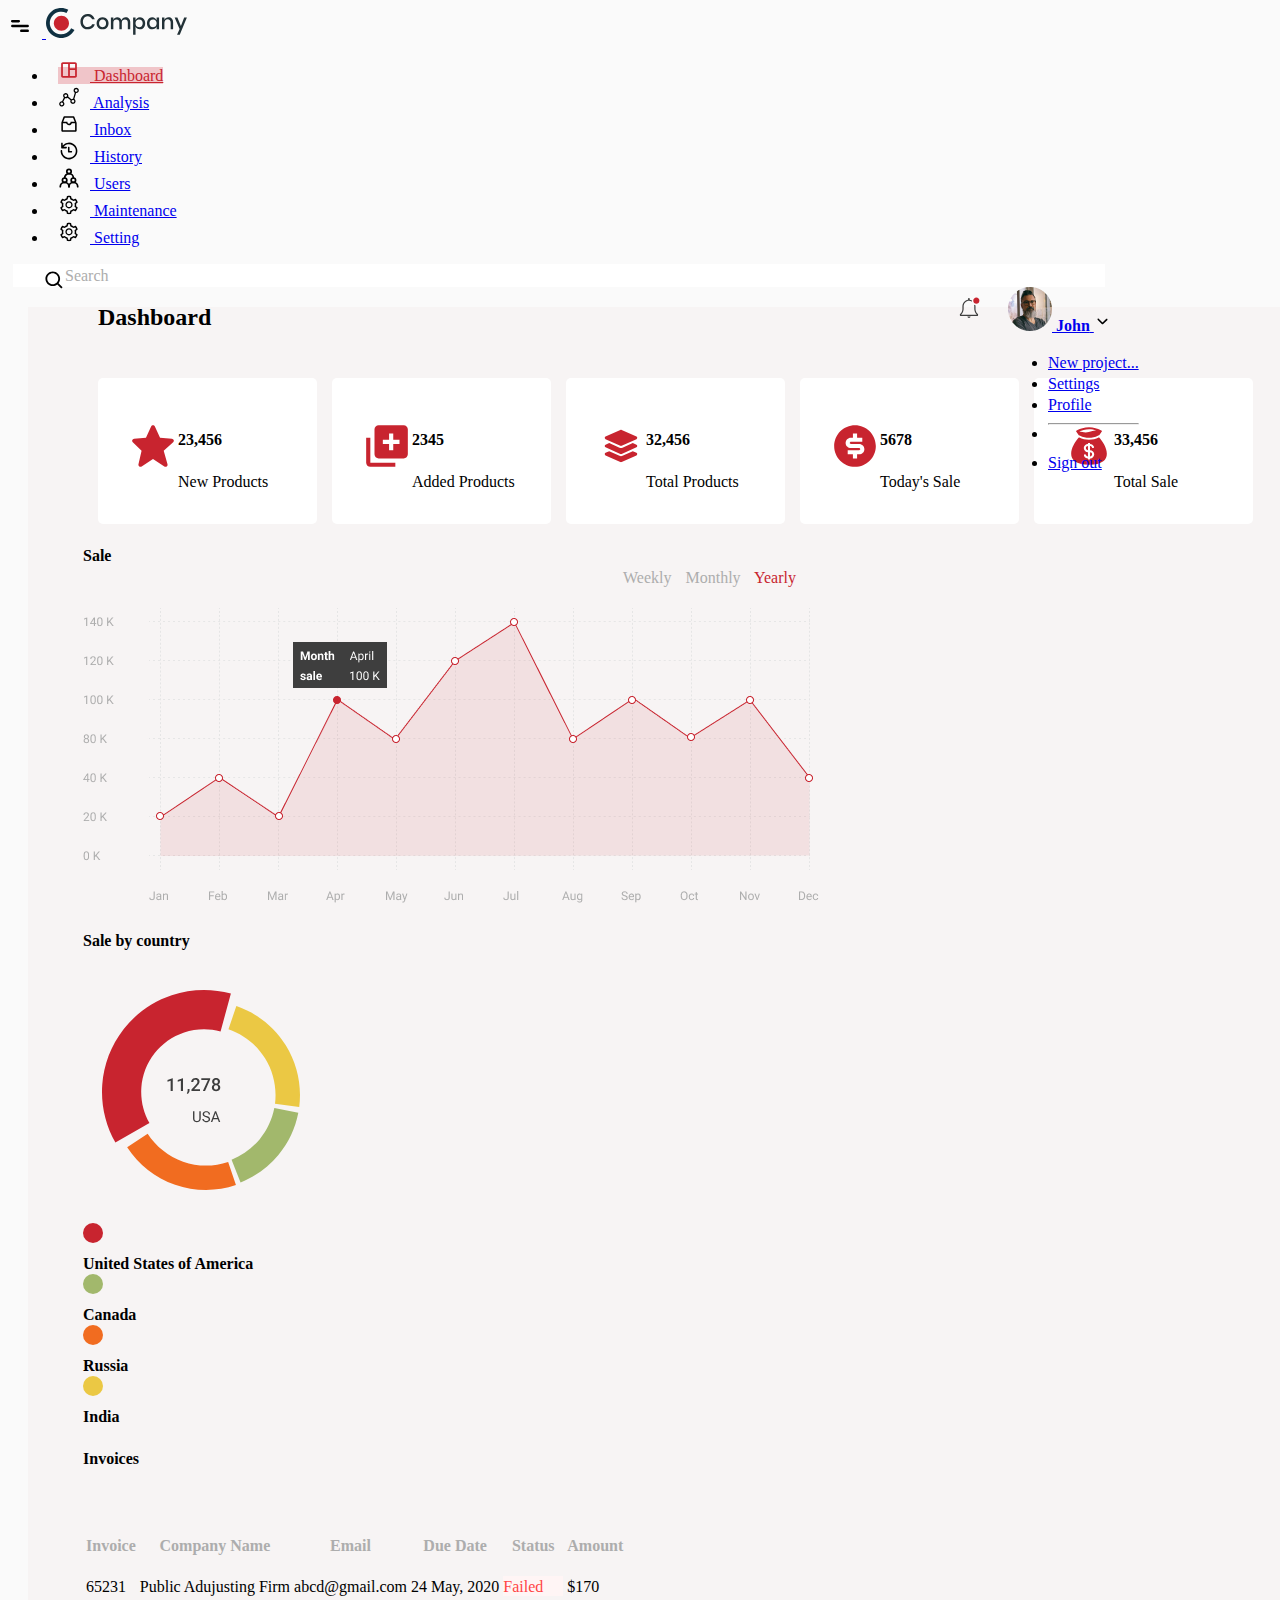
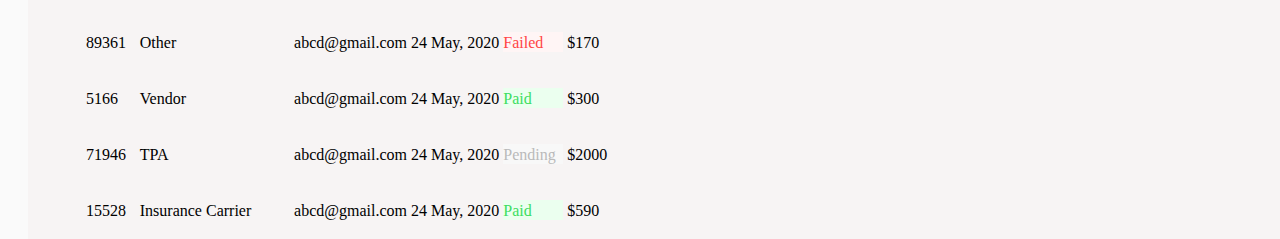
<file: dashboard.html>
<!DOCTYPE html>
<html lang="en">
  <head>
    <meta charset="utf-8" />
    <meta name="viewport" content="width=device-width, initial-scale=1" />
    <title>Dashboard</title>
    <link
      href="https://cdn.jsdelivr.net/npm/bootstrap@5.3.0-alpha1/dist/css/bootstrap.min.css"
      rel="stylesheet"
      integrity="sha384-GLhlTQ8iRABdZLl6O3oVMWSktQOp6b7In1Zl3/Jr59b6EGGoI1aFkw7cmDA6j6gD"
      crossorigin="anonymous"
    />
    <link rel="stylesheet" href="./css/styles.css" />
  </head>
  <body>
    <div class="row">
      <div class="col-lg-2">
        <div class="d-flex flex-column flex-shrink-0 p-3" style="width: 280px">
          <a
            href="/"
            class="d-flex align-items-center mb-3 mb-md-0 me-md-auto link-dark text-decoration-none"
          >
            <img style="padding-right: 10px" src="./images/menu-bar.svg" />
            <img src="./images/header-logo.svg" />
          </a>

          <ul class="nav nav-pills flex-column mb-auto mt-5">
            <li class="nav-item mb-3">
              <a
                href="#"
                style="
                  margin-left: 10px;
                  background-color: #f0c5c9;
                  color: #c8242f;
                "
                class="nav-link link-dark"
                aria-current="page"
              >
                <img
                  style="width: 22px; margin-right: 10px"
                  src="./images/dashboard-active.svg"
                />
                Dashboard
              </a>
            </li>
            <li class="mb-3">
              <a href="#" style="margin-left: 10px" class="nav-link link-dark">
                <img
                  style="width: 22px; margin-right: 10px"
                  src="./images/graph-default.svg"
                />
                Analysis
              </a>
            </li>
            <li class="mb-3">
              <a href="#" style="margin-left: 10px" class="nav-link link-dark">
                <img
                  style="width: 22px; margin-right: 10px"
                  src="./images/inbox-default.svg"
                />
                Inbox
              </a>
            </li>
            <li class="mb-3">
              <a href="#" style="margin-left: 10px" class="nav-link link-dark">
                <img
                  style="width: 22px; margin-right: 10px"
                  src="./images/clock-default.svg"
                />
                History
              </a>
            </li>
            <li class="mb-3">
              <a href="#" style="margin-left: 10px" class="nav-link link-dark">
                <img
                  style="width: 22px; margin-right: 10px"
                  src="./images/user-default.svg"
                />
                Users
              </a>
            </li>
            <li class="mb-3">
              <a href="#" style="margin-left: 10px" class="nav-link link-dark">
                <img
                  style="width: 22px; margin-right: 10px"
                  src="./images/setting-default.svg"
                />
                Maintenance
              </a>
            </li>
            <li class="mb-3">
              <a href="#" style="margin-left: 10px" class="nav-link link-dark">
                <img
                  style="width: 22px; margin-right: 10px"
                  src="./images/setting-default.svg"
                />
                Setting
              </a>
            </li>
          </ul>
        </div>
      </div>

      <div class="col-lg-10 mt-3">
        <div class="row">
            <div class="col-lg-9">
              <img
                style="
                  width: 22px;
                  position: absolute;
                  margin-top: 5px;
                  margin-left: 35px;
                "
                src="./images/search-icon.svg"
              />
              <input
                type="search"
                style="
                  width: 70%;
                  margin-left: 5px;
                  border-width: 0;
                  font: normal normal normal 16px/21px Roboto;
                "
                class="form-control dashSearch"
                id="datatable-search-input"
                placeholder="Search"
              />
              
            </div>
            <div class="col-lg-3" style="position: absolute;">
              <img width="22px" src="./images/notification-icon.svg" style="position: absolute; margin-left: 950px; margin-top: 10px;">
              <div class="dropdown" style="margin-left: 1000px;">
                <a href="#" class="d-flex align-items-center link-dark text-decoration-none /*dropdown-toggle*/" data-bs-toggle="dropdown" aria-expanded="false">
                  <img src="./images/profile.png" alt="" width="44" height="44" class="rounded-circle me-3">
                  <strong class="me-4">John</strong>
                  <img src="./images/downward-arrow.svg">
                </a>
                <ul class="dropdown-menu text-small shadow">
                  <li><a class="dropdown-item" href="#">New project...</a></li>
                  <li><a class="dropdown-item" href="#">Settings</a></li>
                  <li><a class="dropdown-item" href="#">Profile</a></li>
                  <li><hr class="dropdown-divider"></li>
                  <li><a class="dropdown-item" href="#">Sign out</a></li>
                </ul>
              </div>
            </div>
            <div class="container mt-3 grid" style="background-color: #f7f4f4; margin-left: 20px;">
              <h2 style="margin-left: 70px;" class="mt-5 mb-3"><strong>Dashboard</strong></h2>
                <div class="div1">
                  <div class="div11 text-center">
                    <img src="./images/star.svg" style="width: 50px; margin-left: 30px; margin-top: -40px;">
                    <div>
                      <h4><b>23,456</b></h4>
                      <p>New Products</p>
                    </div>
                  </div>
                  <div class="div11 text-center">
                    <img src="./images/new-product.svg" style="width: 50px; margin-left: 30px; margin-top: -40px;">
                    <div>
                      <h4><b>2345</b></h4>
                      <p>Added Products</p>
                    </div>
                  </div>
                  <div class="div11 text-center">
                    <img src="./images/total-product.svg" style="width: 50px; margin-left: 30px; margin-top: -40px;">
                    <div>
                      <h4><b>32,456</b></h4>
                      <p>Total Products</p>
                    </div>
                  </div>
                  <div class="div11 text-center">
                    <img src="./images/dollar-filled.svg" style="width: 50px; margin-left: 30px; margin-top: -40px;">
                    <div>
                      <h4><b>5678</b></h4>
                      <p>Today's Sale</p>
                    </div>
                  </div>
                  <div class="div11 text-center">
                    <img src="./images/money-bag.svg" style="width: 50px; margin-left: 30px; margin-top: -40px;">
                    <div>
                      <h4><b>33,456</b></h4>
                      <p>Total Sale</p>
                    </div>
                  </div>
                </div>

            <div class="row mt-5 mb-5" style="margin-left: 55px;">
              <div class="container p-5 bg-light col-lg-8">
                <h4><b>Sale</b></h4>
                <div style="margin-left:540px; margin-bottom: 20px; margin-top: -20px;">
                  <a style="color: #ADADAD; margin-right: 10px;">Weekly</a>
                  <a style="color: #ADADAD; margin-right: 10px;">Monthly</a>
                  <a style="color: #C8242F; margin-right: 10px;">Yearly</a>
                </div>
                <img src="./images/data-graph.png">
              </div>
              <div class="container-fluid p-5 bg-light col-lg-4">
                <h4><b>Sale by country</b></h4>
                <img src="./images/pie-chart.svg">
                <div class="row">
                  <div class="circle col-lg-2" style="background-color: #C8242F;"></div>
                  <div class="col"><b>United States of America</b></div>
                  <div class="circle col-lg-2" style="background-color: #A2B86C;"></div>
                  <div class="col"><b>Canada</b></div>
                </div>
                <div class="row mt-2">
                  <div class="circle col-lg-2" style="background-color: #F16C20;"></div>
                  <div class="col"><b>Russia</b></div>
                  <div class="circle col-lg-2" style="background-color: #EBC844;"></div>
                  <div class="col"><b>India</b></div>
                </div>
                <!-- <div class="row"> 
                  <div class="col">
                    <div class="circle" style="background-color: #C8242F;"></div><b>USA</b>
                    <div class="circle mt-3" style="background-color: #F16C20;"></div><b>Russia</b>
                  </div>
                  <div class="col">
                    <div class="circle" style="background-color: #A2B86C;"></div><b>Canada</b>
                    <div class="circle mt-3" style="background-color: #EBC844;"></div><b>India</b>
                  </div>
                </div>    -->
              </div>
            </div>

            <div class="container p-5 bg-light" style="margin-left: 55px;">
              <h4><b>Invoices</b></h4>
              <br>
              <br>
              <table class="table">
                <thead>
                  <tr>
                    <th scope="col" style="color: #ADADAD;">Invoice</th>
                    <th scope="col" style="color: #ADADAD;">Company Name</th>
                    <th scope="col" style="color: #ADADAD;">Email</th>
                    <th scope="col" style="color: #ADADAD;">Due Date</th>
                    <th scope="col" style="color: #ADADAD;">Status</th>
                    <th scope="col" style="color: #ADADAD;">Amount</th>
                  </tr>
                </thead>
                <tbody>
                  <tr>
                    <td>65231</td>
                    <td>Public Adujusting Firm</td>
                    <td>abcd@gmail.com</td>
                    <td>24 May, 2020</td>
                    <td><p class="text-center" style="color:#FF4545; background-color:#FFF5F5; width:60px; height:20px;">Failed</p></td>
                    <td>$170</td>
                  </tr>
                  <tr>
                    <td>89361</td>
                    <td>Other</td>
                    <td>abcd@gmail.com</td>
                    <td>24 May, 2020</td>
                    <td><p class="text-center" style="color:#FF4545; background-color:#FFF5F5; width:60px; height:20px;">Failed</p></td>
                    <td>$170</td>
                  </tr>
                  <tr>
                    <td>5166</td>
                    <td>Vendor</td>
                    <td>abcd@gmail.com</td>
                    <td>24 May, 2020</td>
                    <td><p class="text-center" style="color:#3CDD5F; background-color:#EBFFEF; width:60px; height:20px;">Paid</p></td>
                    <td>$300</td>
                  </tr>
                  <tr>
                    <td>71946</td>
                    <td>TPA</td>
                    <td>abcd@gmail.com</td>
                    <td>24 May, 2020</td>
                    <td><p class="text-center" style="color:#BABABA; background-color:#F8F8F8; width:60px; height:20px;">Pending</p></td>
                    <td>$2000</td>
                  </tr>
                  <tr>
                    <td>15528</td>
                    <td>Insurance Carrier</td>
                    <td>abcd@gmail.com</td>
                    <td>24 May, 2020</td>
                    <td><p class="text-center" style="color:#3CDD5F; background-color:#EBFFEF; width:60px; height:20px;">Paid</p></td>
                    <td>$590</td>
                  </tr>
                </tbody>
              </table>
            </div>
        </div>
      </div>

    <script
      src="https://cdn.jsdelivr.net/npm/@popperjs/core@2.11.6/dist/umd/popper.min.js"
      integrity="sha384-oBqDVmMz9ATKxIep9tiCxS/Z9fNfEXiDAYTujMAeBAsjFuCZSmKbSSUnQlmh/jp3"
      crossorigin="anonymous"
    ></script>
    <script
      src="https://cdn.jsdelivr.net/npm/bootstrap@5.3.0-alpha1/dist/js/bootstrap.min.js"
      integrity="sha384-mQ93GR66B00ZXjt0YO5KlohRA5SY2XofN4zfuZxLkoj1gXtW8ANNCe9d5Y3eG5eD"
      crossorigin="anonymous"
    ></script>
    <script
      src="https://cdn.jsdelivr.net/npm/bootstrap@5.3.0-alpha1/dist/js/bootstrap.bundle.min.js"
      integrity="sha384-w76AqPfDkMBDXo30jS1Sgez6pr3x5MlQ1ZAGC+nuZB+EYdgRZgiwxhTBTkF7CXvN"
      crossorigin="anonymous"
    ></script>
  </body>
</html>
</file>
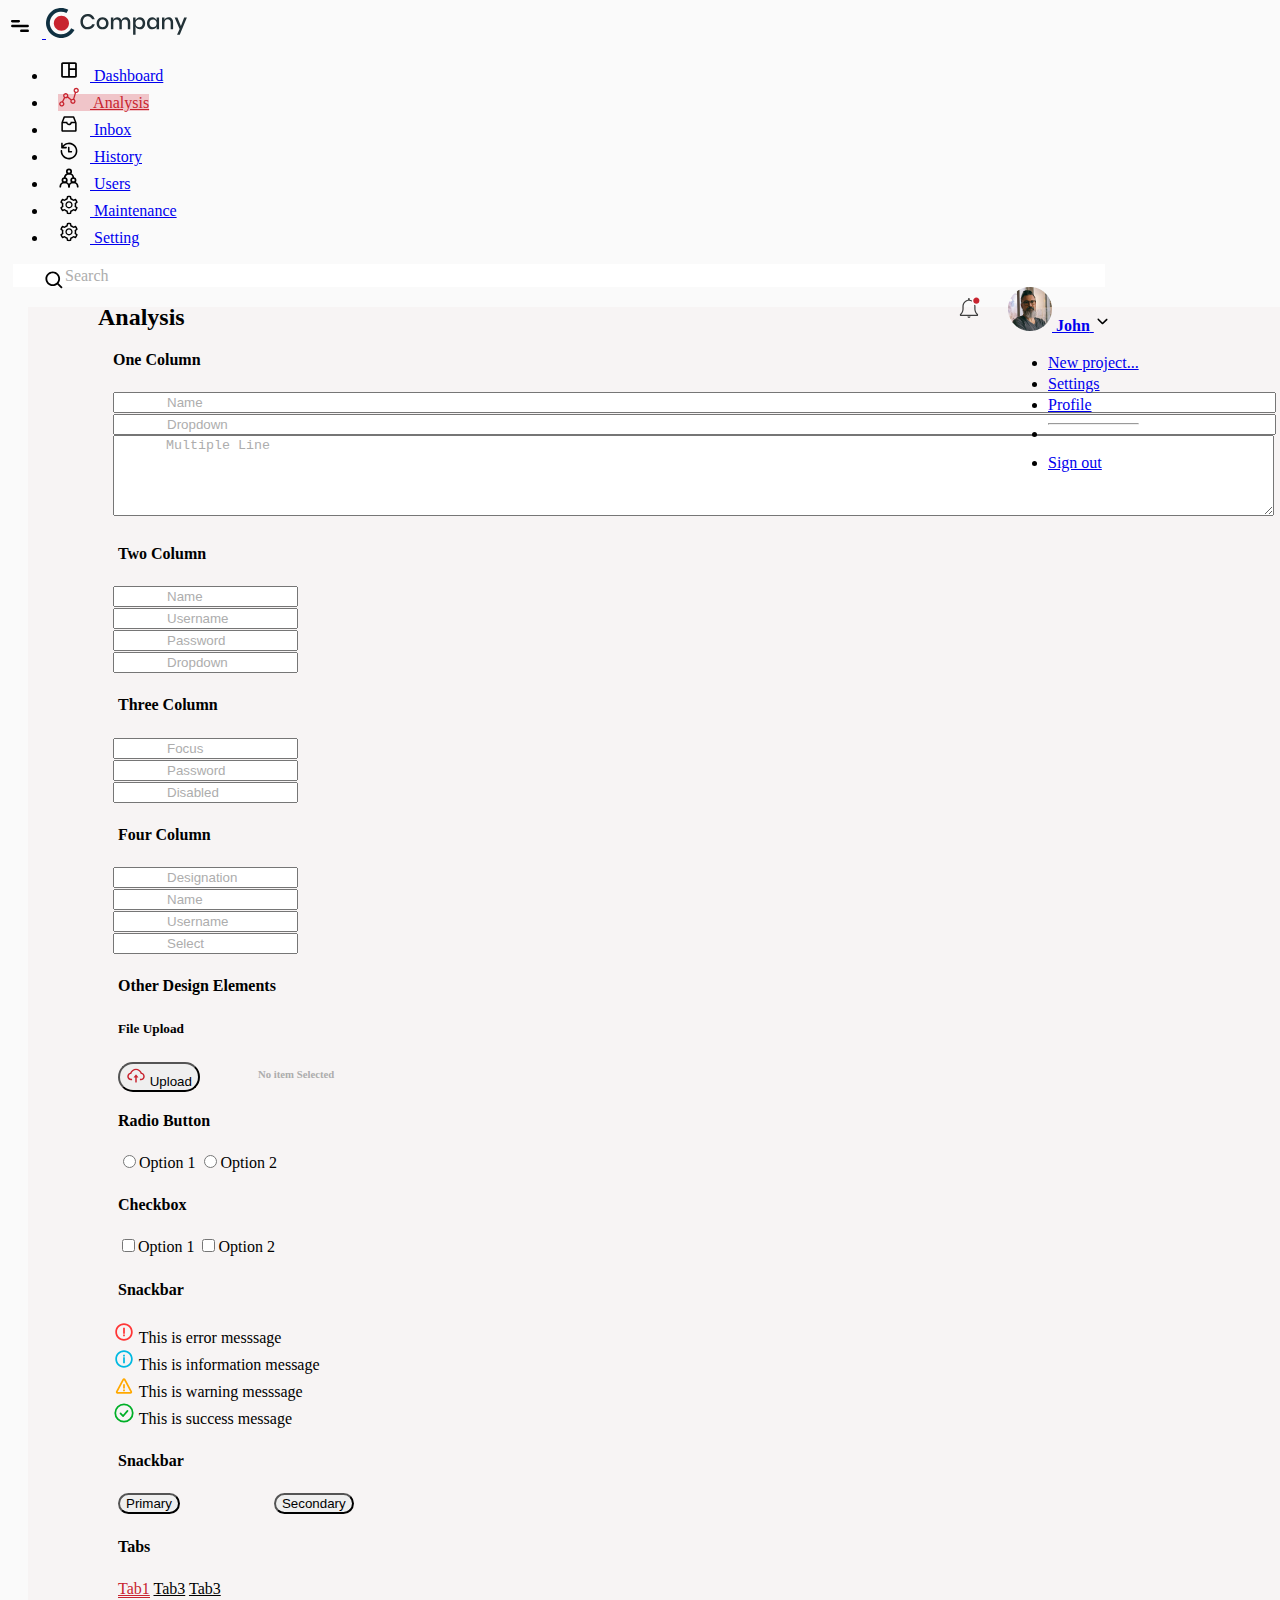
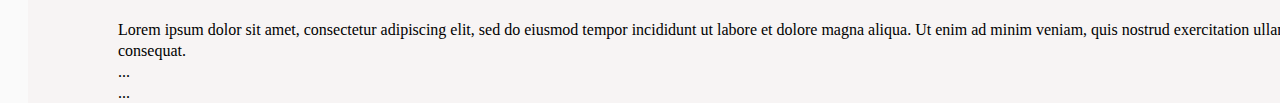
<file: innerpge.html>
<!DOCTYPE html>
<html lang="en">
  <head>
    <meta charset="utf-8" />
    <meta name="viewport" content="width=device-width, initial-scale=1" />
    <title>InnerPage</title>
    <link
      href="https://cdn.jsdelivr.net/npm/bootstrap@5.3.0-alpha1/dist/css/bootstrap.min.css"
      rel="stylesheet"
      integrity="sha384-GLhlTQ8iRABdZLl6O3oVMWSktQOp6b7In1Zl3/Jr59b6EGGoI1aFkw7cmDA6j6gD"
      crossorigin="anonymous"
    />
    <link rel="stylesheet" href="./css/styles.css" />
  </head>
  <body>
    <div class="row">
      <div class="col-lg-2">
        <div class="d-flex flex-column flex-shrink-0 p-3" style="width: 280px">
          <a
            href="/"
            class="d-flex align-items-center mb-3 mb-md-0 me-md-auto link-dark text-decoration-none"
          >
            <img style="padding-right: 10px" src="./images/menu-bar.svg" />
            <img src="./images/header-logo.svg" />
          </a>

          <ul class="nav nav-pills flex-column mb-auto mt-5">
            <li class="nav-item mb-3">
              <a
                href="#"
                style="
                  margin-left: 10px;
                "
                class="nav-link link-dark"
                aria-current="page"
              >
                <img
                  style="width: 22px; margin-right: 10px"
                  src="./images/dashboard-default.svg"
                />
                Dashboard
              </a>
            </li>
            <li class="mb-3">
              <a href="#" style="margin-left: 10px;background-color: #f0c5c9;
              color: #c8242f;" class="nav-link link-dark">
                <img
                  style="width: 22px; margin-right: 10px"
                  src="./images/graph-active.svg"
                />
                Analysis
              </a>
            </li>
            <li class="mb-3">
              <a href="#" style="margin-left: 10px" class="nav-link link-dark">
                <img
                  style="width: 22px; margin-right: 10px"
                  src="./images/inbox-default.svg"
                />
                Inbox
              </a>
            </li>
            <li class="mb-3">
              <a href="#" style="margin-left: 10px" class="nav-link link-dark">
                <img
                  style="width: 22px; margin-right: 10px"
                  src="./images/clock-default.svg"
                />
                History
              </a>
            </li>
            <li class="mb-3">
              <a href="#" style="margin-left: 10px" class="nav-link link-dark">
                <img
                  style="width: 22px; margin-right: 10px"
                  src="./images/user-default.svg"
                />
                Users
              </a>
            </li>
            <li class="mb-3">
              <a href="#" style="margin-left: 10px" class="nav-link link-dark">
                <img
                  style="width: 22px; margin-right: 10px"
                  src="./images/setting-default.svg"
                />
                Maintenance
              </a>
            </li>
            <li class="mb-3">
              <a href="#" style="margin-left: 10px" class="nav-link link-dark">
                <img
                  style="width: 22px; margin-right: 10px"
                  src="./images/setting-default.svg"
                />
                Setting
              </a>
            </li>
          </ul>
        </div>
      </div>

      <div class="col-lg-10 mt-3">
        <div class="row">
          <div class="col-lg-9">
              <img
                style="
                  width: 22px;
                  position: absolute;
                  margin-top: 5px;
                  margin-left: 35px;
                "
                src="./images/search-icon.svg"
              />
              <input
                type="search"
                style="
                  width: 70%;
                  margin-left: 5px;
                  border-width: 0;
                  font: normal normal normal 16px/21px Roboto;
                "
                class="form-control dashSearch"
                id="datatable-search-input"
                placeholder="Search"
              />
              
            </div>
            <div class="col-lg-3" style="position: absolute;">
              <img width="22px" src="./images/notification-icon.svg" style="position: absolute; margin-left: 950px; margin-top: 10px;">
              <div class="dropdown" style="margin-left: 1000px;">
                <a href="#" class="d-flex align-items-center link-dark text-decoration-none /*dropdown-toggle*/" data-bs-toggle="dropdown" aria-expanded="false">
                  <img src="./images/profile.png" alt="" width="44" height="44" class="rounded-circle me-3">
                  <strong class="me-4">John</strong>
                  <img src="./images/downward-arrow.svg">
                </a>
                <ul class="dropdown-menu text-small shadow">
                  <li><a class="dropdown-item" href="#">New project...</a></li>
                  <li><a class="dropdown-item" href="#">Settings</a></li>
                  <li><a class="dropdown-item" href="#">Profile</a></li>
                  <li><hr class="dropdown-divider"></li>
                  <li><a class="dropdown-item" href="#">Sign out</a></li>
                </ul>
              </div>
            </div>
          <div class="container mt-3 " style="background-color: #f7f4f4; margin-left: 20px;">
            <h2 style="margin-left: 70px;" class="mt-5"><strong>Analysis</strong></h2>
            <form class="mt-5 mb-5">
              <h4 style="margin-left: 85px;"><b>One Column</b></h4>
              <input class="form-control mt-2 " style="width: 75%; margin-left: 85px;" type="text" placeholder="Name">
              <input class="form-control mt-3 dropdown-toggle" style="width: 75%; margin-left: 85px;" placeholder="Dropdown">
              <textarea class="form-control mt-3" style="width: 75%; margin-left: 85px;" rows="5" placeholder="Multiple Line"></textarea>

              <h4 style="margin-left: 90px;" class="mt-5" ><b>Two Column</b></h4>
              <div class="row" style="margin-left: 85px; width: 75%;">
                <div class="col">
                  <input type="text" class="form-control" placeholder="Name">
                </div>
                <div class="col">
                  <input type="text" class="form-control" placeholder="Username">
                </div>
              </div>
              <div class="row mt-3" style="margin-left: 85px; width: 75%;">
                <div class="col">
                  <input type="password" class="form-control" placeholder="Password">
                </div>
                <div class="col">
                  <input type="text" class="form-control" placeholder="Dropdown">
                </div>
              </div>

              <h4 style="margin-left: 90px;" class="mt-5" ><b>Three Column</b></h4>
              <div class="row mt-3" style="margin-left: 85px; width: 75%;">
                <div class="col">
                  <input type="text" class="form-control" placeholder="Focus">
                </div>
                <div class="col">
                  <input type="password" class="form-control" placeholder="Password">
                </div>
                <div class="col">
                  <input type="text" class="form-control" placeholder="Disabled" readonly>
                </div>
              </div>

              <h4 style="margin-left: 90px;" class="mt-5" ><b>Four Column</b></h4>
              <div class="row mt-3" style="margin-left: 85px; width: 75%;">
                <div class="col">
                  <input type="text" class="form-control" placeholder="Designation">
                </div>
                <div class="col">
                  <input type="name" class="form-control" placeholder="Name">
                </div>
                <div class="col">
                  <input type="text" class="form-control" placeholder="Username" readonly>
                </div>
                <div class="col">
                  <input type="text" class="form-control" placeholder="Select" readonly>
                </div>
              </div>

              <h4 style="margin-left: 90px;" class="mt-5" ><b>Other Design Elements</b></h4>
              <h5 style="margin-left: 90px;" class="mt-3" ><b>File Upload</b></h5>
              <button class="btn btn-outline-danger mt-2" style="margin-left: 90px; border-radius: 20px;"><img src="./images/cloud-upload-icon.svg"> Upload</button>
              <h6 style="margin-left: 230px; margin-top: -28px; color: #ADADAD;">No item Selected</h6>

              <h4 style="margin-left: 90px;" class="mt-5" ><b>Radio Button</b></h4>
              <!-- <div class="form-check-inline" style="margin-left: 90px;">
                <input class="form-check" type="radio" name="inlineRadioOptions" id="inlineRadio1" value="option1">
                <label class="form-check-label" for="inlineRadio1">Option 1</label>
              </div>
              <div class="form-check-inline" >
                <input class="form-check" type="radio" name="inlineRadioOptions" id="inlineRadio2" value="option2">
                <label class="form-check-label" for="inlineRadio2">Option 2</label>
              </div> -->
              <div style="margin-left: 90px;" class="radio-container">
                <span class="me-4"><input class="me-2" type="radio" name="option" value="op1">Option 1</span>
                <span class=""><input class="me-2" type="radio" name="option" value="op2">Option 2</span>
              </div>

              <h4 style="margin-left: 90px;" class="mt-5" ><b>Checkbox</b></h4>
              <div style="margin-left: 90px;" class="radio-container">
                <span class="me-4"><input class="me-2" type="checkbox" name="option" value="op1">Option 1</span>
                <span class=""><input class="me-2" type="checkbox" name="option" value="op2">Option 2</span>
              </div>
              <!-- <div class="form-check-inline" style="margin-left: 90px;">
                <input class="form-check" type="checkbox" id="inlineCheckbox1" value="option1">
                <label class="form-check-label" for="inlineCheckbox1">Option 1</label>
              </div>
              <div class="form-check form-check-inline">
                <input class="form-check-input" type="checkbox" id="inlineCheckbox2" value="option2">
                <label class="form-check-label" for="inlineCheckbox2">Option 2</label>
              </div> -->

              <h4 style="margin-left: 90px;" class="mt-5" ><b>Snackbar</b></h4>
              <div class="row mt-3" style="margin-left: 85px; width: 75%;">
                <div class="col">
                  <div class="alert alert-danger bg-light"role="alert">
                    <img style="width: 22px;" src="./images/error-icon.svg">
                    This is error messsage
                  </div>
                </div>
                <div class="col">
                  <div class="alert alert-info bg-light" role="alert">
                    <img style="width: 22px;" src="./images/info-icon.svg">
                    This is information message
                  </div>
                </div>
              </div>
              <div class="row mt-3" style="margin-left: 85px; width: 75%;">
                <div class="col">
                  <div class="alert alert-warning bg-light" role="alert">
                    <img style="width: 22px;" src="./images/warning-icon.svg">
                    This is warning messsage
                  </div>
                </div>
                <div class="col">
                  <div class="alert alert-success bg-light" role="alert">
                    <img style="width: 22px;" src="./images/success-icon.svg">
                    This is success message
                  </div>
                </div>
              </div>
              
              <h4 style="margin-left: 90px;" class="mt-5" ><b>Snackbar</b></h4>
              <button type="button" class="btn btn-danger" style="border-radius: 20px; margin-left: 90px;">Primary</button>
              <button type="button" class="btn btn-outline-danger" style="border-radius: 20px; margin-left: 90px;">Secondary</button>
              
              <h4 style="margin-left: 90px;" class="mt-5" ><b>Tabs</b></h4>
                <nav style="margin-left: 90px;">
                  <div class="nav nav-tabs" id="nav-tab" role="tablist">
                    <a class="nav-item nav-link activeTab " id="nav-home-tab" data-toggle="tab" href="#nav-home" role="tab" aria-controls="nav-home" aria-selected="true">Tab1</a>
                    <a class="nav-item nav-link " id="nav-profile-tab" style="color: black;" data-toggle="tab" href="#nav-profile" role="tab" aria-controls="nav-profile" aria-selected="false">Tab3</a>
                    <a class="nav-item nav-link " id="nav-contact-tab" style="color: black;" data-toggle="tab" href="#nav-contact" role="tab" aria-controls="nav-contact" aria-selected="false">Tab3</a>
                  </div>
                </nav>
                <div class="tab-content" id="nav-tabContent" style="margin-left: 90px;">
                  <div class="tab-pane fade show active" id="nav-home" role="tabpanel" aria-labelledby="nav-home-tab" style="margin-top: 20px;">
                    Lorem ipsum dolor sit amet, consectetur adipiscing elit, sed do eiusmod tempor incididunt ut labore et dolore magna aliqua. Ut enim ad minim veniam, quis nostrud exercitation ullamco laboris nisi ut aliquip ex ea commodo consequat.</div>
                  <div class="tab-pane fade" id="nav-profile" role="tabpanel" aria-labelledby="nav-profile-tab">...</div>
                  <div class="tab-pane fade" id="nav-contact" role="tabpanel" aria-labelledby="nav-contact-tab">...</div>
                </div>

            </form>
          </div>
        </div>
      </div>

    <script
      src="https://cdn.jsdelivr.net/npm/@popperjs/core@2.11.6/dist/umd/popper.min.js"
      integrity="sha384-oBqDVmMz9ATKxIep9tiCxS/Z9fNfEXiDAYTujMAeBAsjFuCZSmKbSSUnQlmh/jp3"
      crossorigin="anonymous"
    ></script>
    <script
      src="https://cdn.jsdelivr.net/npm/bootstrap@5.3.0-alpha1/dist/js/bootstrap.min.js"
      integrity="sha384-mQ93GR66B00ZXjt0YO5KlohRA5SY2XofN4zfuZxLkoj1gXtW8ANNCe9d5Y3eG5eD"
      crossorigin="anonymous"
    ></script>
    <script
      src="https://cdn.jsdelivr.net/npm/bootstrap@5.3.0-alpha1/dist/js/bootstrap.bundle.min.js"
      integrity="sha384-w76AqPfDkMBDXo30jS1Sgez6pr3x5MlQ1ZAGC+nuZB+EYdgRZgiwxhTBTkF7CXvN"
      crossorigin="anonymous"
    ></script>
  </body>
</html>
</file>
<file: css/styles.css>
body {
width: 1560px;
height: 720px;
/* UI Properties */
background: #FAFAFA 0% 0% no-repeat padding-box;
font: normal normal normal 16px/21px Roboto;
opacity: 1;
}

/*Index css*/

.heroImage {
position: fixed;
margin-top: 72px;
margin-left: 166px;
width: 576px;
height: 576px;
float: left;
/* UI Properties */
background: transparent url('img/Ellipse 2.png') 0% 0% no-repeat padding-box;
box-shadow: 0px 4px 31px #0000000A;
border: 20px solid #FFFFFF;
border-radius: 50%;
}

.rightSide{
position: fixed;
margin-top: 106px;
margin-left: 906px;
width: 272px;
height: 58px;
}

.companyName{
float: inline-end;
width: 272px;
height: 58px;
font-family: arial;
font-size: 45px;
text-align: center;
font-weight: bold;
color: #3E3E3E;
}

.logo{
width: 50px;
float: inline-start;
padding-bottom: 15px;
}

.para{
font: normal normal 300 40px/47px Roboto;
font-size: 40px;
position: fixed;
margin-top: 188px;
margin-left: 905px;
width: 500px;
height: 100px;
opacity: 1;
color: #3E3E3E;
}

.exp{
color: #C8242F;
font-weight: bold;
width: 137px;
height: 53px;
}

.login{
position: fixed;
margin-top: 315px;
margin-left: 904px;
width: 260px;
height: 33px;
/* UI Properties */
text-align: left;
font: normal normal normal 25px/33px Roboto;
letter-spacing: 0px;
color:#ADADAD;
opacity: 1;
}

.uname{
/* margin-top: 372px;
margin-left: 907px; */
width: 429px;
height: 49px;
/* UI Properties */
background: #FFFFFF 0% 0% no-repeat padding-box;
border: 1px solid #ADADAD;
border-radius: 5px;
opacity: 1;
color: #3E3E3E;
font-size: medium;
}

::placeholder{
  color:#ADADAD;
  padding-left: 50px;
}

.pass{
/* Layout Properties */
/* top: 448px;
left: 907px; */
width: 429px;
height: 49px;
/* UI Properties */
background: #FFFFFF 0% 0% no-repeat padding-box;
border: 1px solid #ADADAD;
border-radius: 5px;
font-size: medium;
}

.forPass{
  /* Layout Properties */
/* top: 539px;
left: 1214px; */
float: right;
width: 121px;
height: 20px;
/* UI Properties */
text-align: left;
font: normal normal normal 15px/20px Roboto;
letter-spacing: 0px;
color: #ADADAD;
opacity: 1;
}

.regHere{
  margin-bottom: 0px;
width: 160px;
height: 20px;
/* UI Properties */
text-align: left;
font: normal normal normal 15px/20px Roboto;
letter-spacing: 0px;
color: #ADADAD;
opacity: 1;
}

.selected{
color: crimson;
background-color: #f0c5c9;
border-radius: 5px;
}

.circle {
  height: 20px;
  margin-bottom: 10px;
  margin-right: 10px;
  width: 20px;
  border-radius: 50%;
}

.div1 {
    display: flex;
    flex-direction: row;
    margin-left: 70px;
}

.div11 {
  display: flex;
  flex-direction: row;
  margin-top: 30px;
  margin-right: 15px;
  padding-top: 30px;
  width: 219px;
  height: 116px;
  /* UI Properties */
  background: #FFFFFF 0% 0% no-repeat padding-box;
  border-radius: 5px;
}

.activeTab{
  color: #C8242F;
  border: none;
  border-bottom: 1px solid #C8242F !important;

}

.activeTab:hover{
color: black;
}

input[type='radio'],input[type='checkbox']{
  accent-color: crimson !important;
}
</file>
